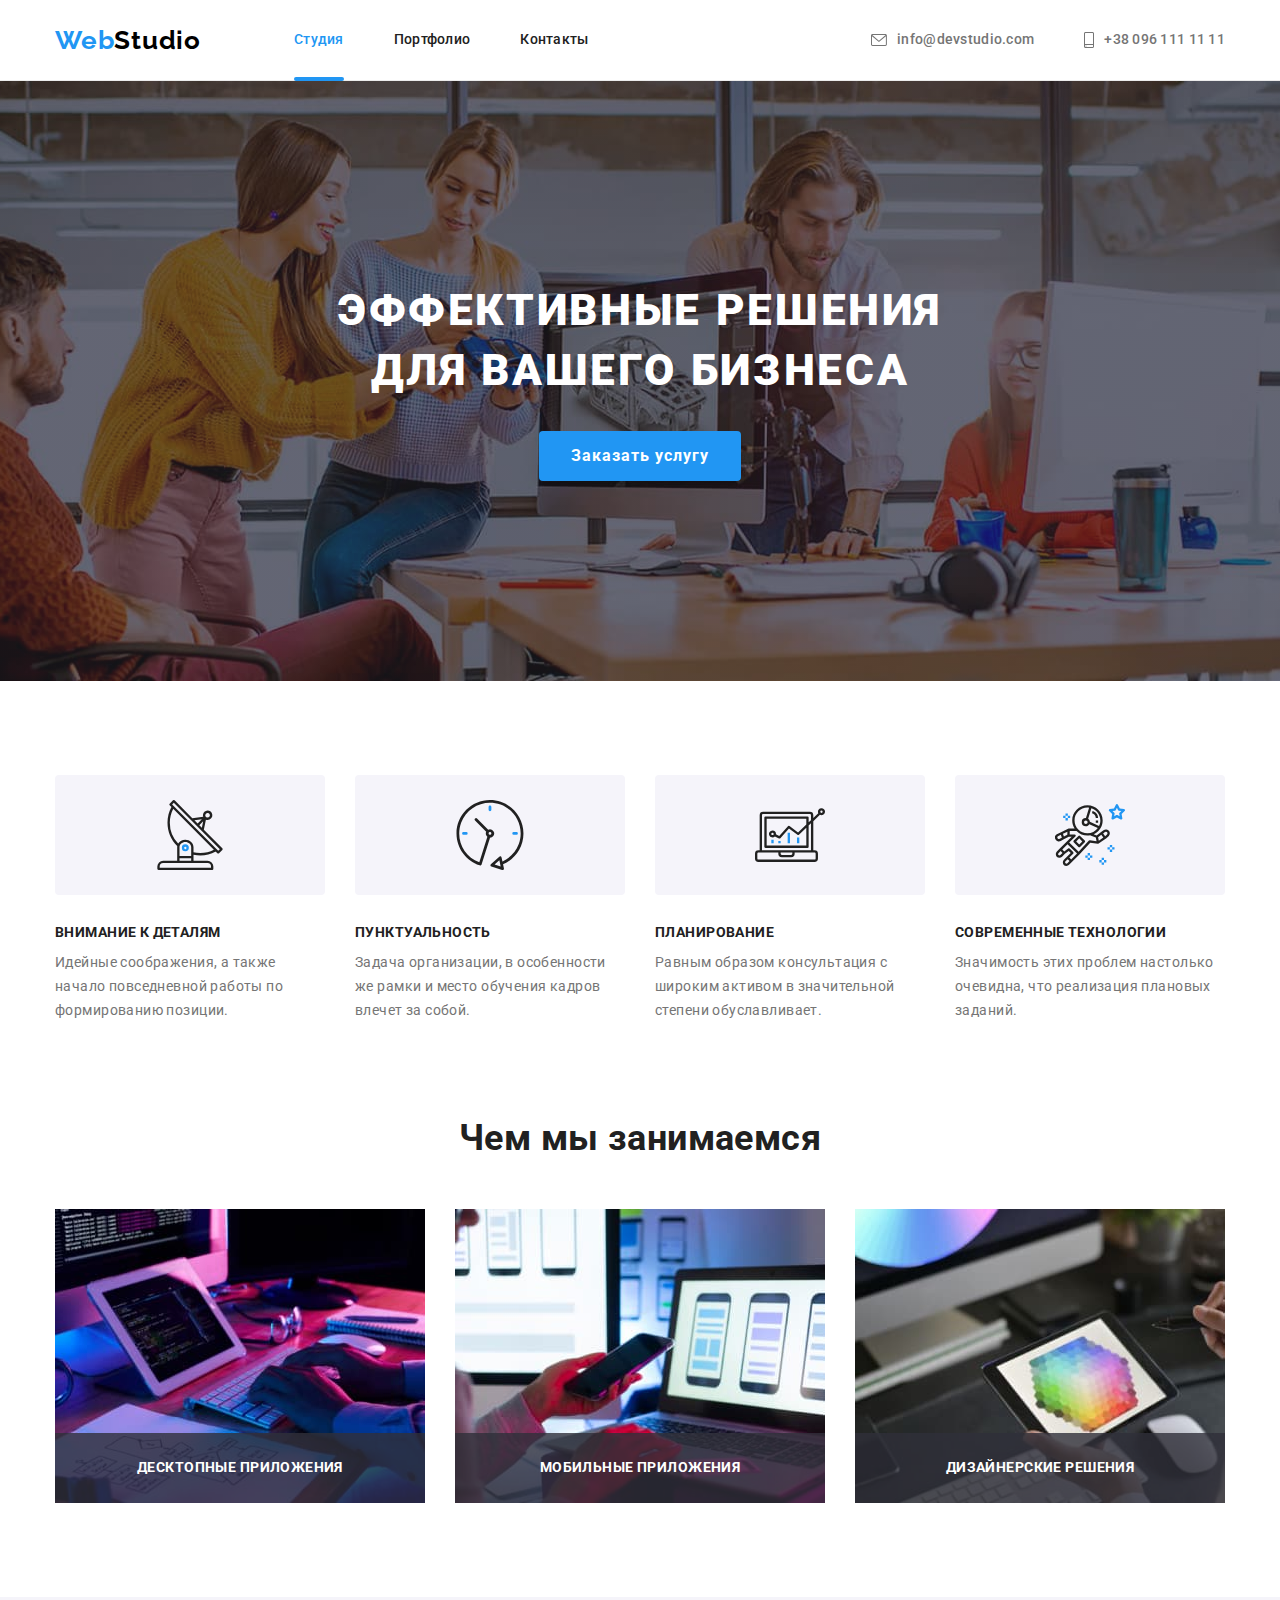
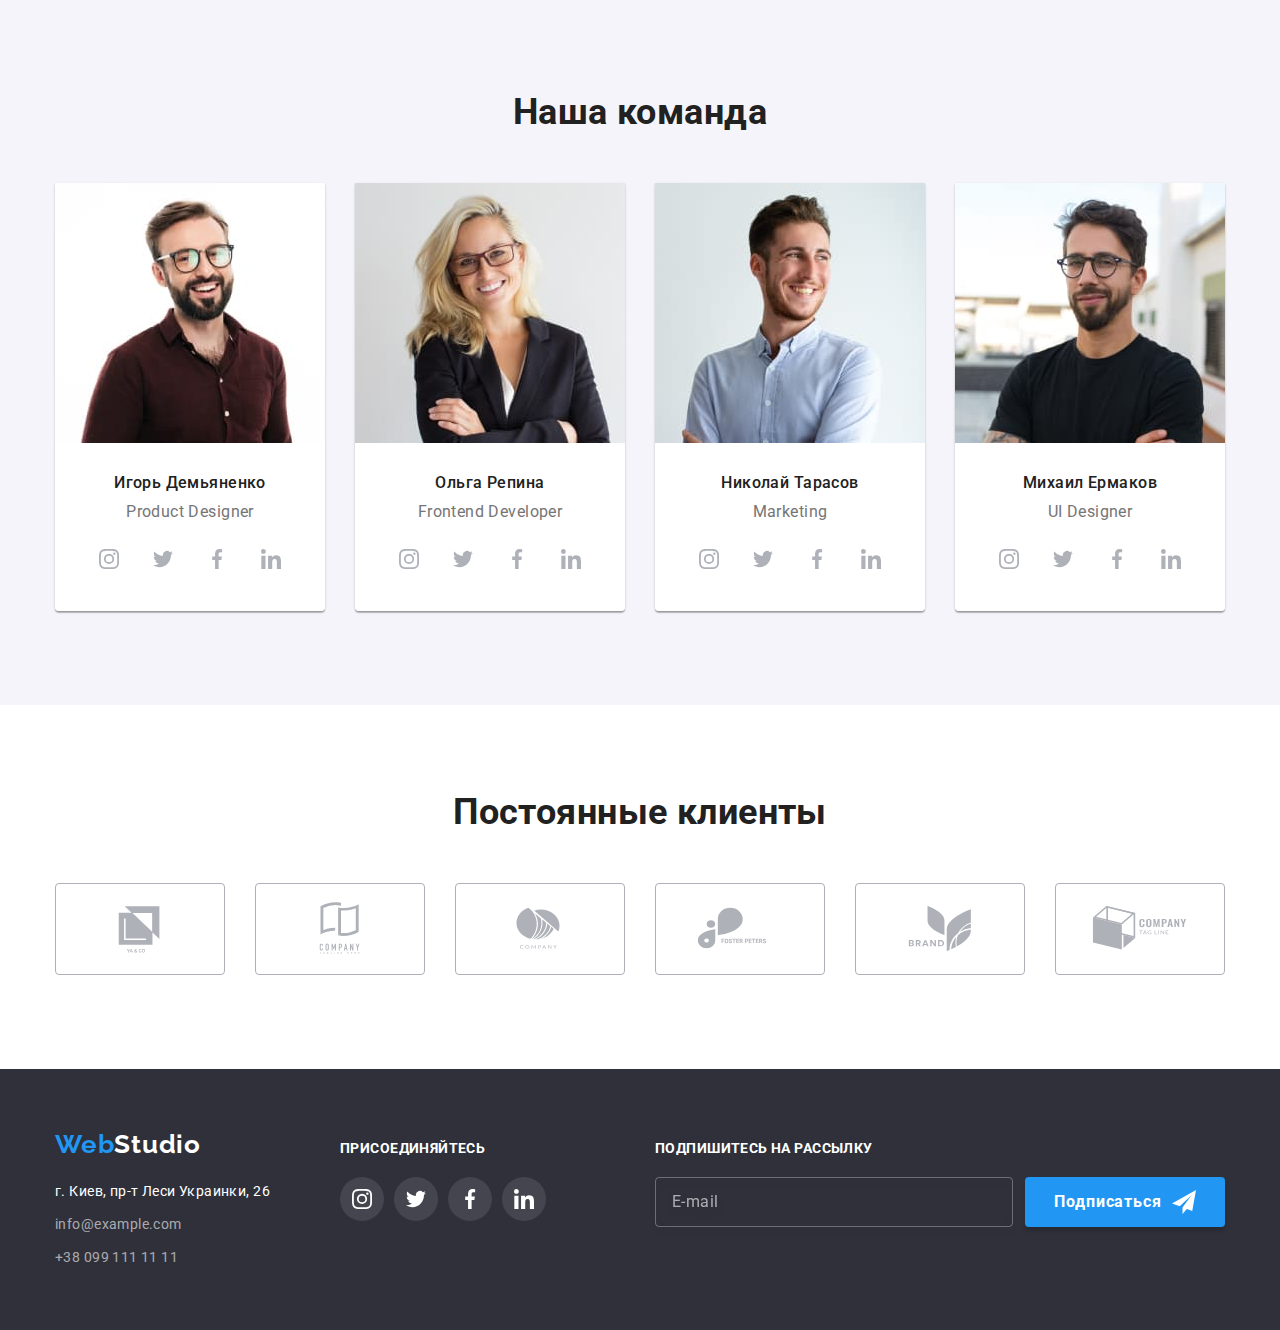
<file: index.html>
<!DOCTYPE html>
<html lang="ru">
<head>
    <meta charset="UTF-8">
    <meta http-equiv="X-UA-Compatible" content="IE=edge">
    <meta name="viewport" content="width=device-width, initial-scale=1.0" />
    <title>Document</title>
    <link rel="preconnect" href="https://fonts.googleapis.com">
    <link rel="preconnect" href="https://fonts.gstatic.com" crossorigin>
    <link href="https://fonts.googleapis.com/css2?family=Raleway:wght@700&family=Roboto:wght@400;500;700;900&display=swap"
        rel="stylesheet"> 
    <link rel="stylesheet" href="https://cdnjs.cloudflare.com/ajax/libs/modern-normalize/1.1.0/modern-normalize.min.css
"> 
    <link rel="stylesheet" href="./css/main.min.css"> 

</head>
<body>
<header class="page-header">
    <div class="conteiner main-nav">
    <a href="./index.html" class="logo"><span class="logo__web">Web</span>Studio</a>
   
    <button type="button" class="menu-button" data-menu-button>
        <svg width="40" height="40" aria-expanded="false" aria-controls="menu-conteiner" aria-label="Переключатель мобыльного меню" role="button">
            <use class="menu-button__icon menu-button__icon--menu" href="./images/symbol-defs.svg#icon-menu_40px"></use>
            <use class="menu-button__icon menu-button__icon--cross" href="./images/symbol-defs.svg#icon-close_40px"></use>
        </svg>
    </button>
    <div class="menu-conteiner" id="menu-conteiner" data-menu>
        <nav>
            <ul class="site-nav site-nav--mobile list">
                <li class="site-nav__item"><a href="./index.html" class="site-nav__link site-nav__link--current">Студия</a></li>
                <li class="site-nav__item"><a href="./portfolio.html" class="site-nav__link">Портфолио</a></li>
                <li class="site-nav__item"><a href="" class="site-nav__link">Контакты</a></li>
            </ul>
        </nav>
        <ul class="contacts contacts--mobile list">
            
            <li class="contacts__item contacts__item--mobile-phone"><a href="tel:+380961111111" class="contacts__link contacts__link--mobile-phone">
                    <svg class="contacts__icon--smartphone">
                        <use href="./images/symbol-defs.svg#icon-smartphone"></use>
                    </svg>
                    +38 096 111 11 11</a>
            </li>
            <li class="contacts__item contacts__item--mobile-mail">
                <a href="mailto:info@devstudio.com" class="contacts__link contacts__link--mobile-mail">
                    <svg class="contacts__icon--envelope">
                        <use href="./images/symbol-defs.svg#icon-envelope"></use>
                    </svg>
                    info@devstudio.com</a>
            </li>
        </ul>
        <ul class="social-site list">
            <li class="social-site__item"><a href="./index.html" class="social-site__link">Instagram</a></li>
            <li class="social-site__item"><a href="./portfolio.html" class="social-site__link">Twitter</a></li>
            <li class="social-site__item"><a href="" class="social-site__link">Facebook</a></li>
            <li class="social-site__item"><a href="" class="social-site__link">LinkedIn</a></li>
        </ul>
    </div>
   <!-- навігація для планшетів та компюторів -->
    <nav >
    <ul class="site-nav site-nav--main list">
        <li class="site-nav__item"><a href="./index.html" class="site-nav__link site-nav__link--current">Студия</a></li>
        <li class="site-nav__item"><a href="./portfolio.html" class="site-nav__link">Портфолио</a></li>
        <li class="site-nav__item"><a href="" class="site-nav__link">Контакты</a></li>
    </ul>
    </nav>
    <ul class="contacts contacts--main list">
        <li class="contacts__item contacts__item--envelope">    
            <a href="mailto:info@devstudio.com" class="contacts__link contacts__link--envelope">
                <svg class="contacts__icon--envelope">
                <use href="./images/symbol-defs.svg#icon-envelope"></use>
            </svg>
                info@devstudio.com</a>
        </li>
        <li class="contacts__item"><a href="tel:+380961111111" class="contacts__link contacts__link--smartphone">
            <svg class="contacts__icon--smartphone">
                <use href="./images/symbol-defs.svg#icon-smartphone"></use>
            </svg>
            +38 096 111 11 11</a>
        </li>
    </ul>
    </div>
</header> 
<main>
    <!-- Головна частина сайту -->
    <section class="main">
        <div class="main__conteiner conteiner">
        <h1 class="main__title">Эффективные решения <br /> для вашего бизнеса</h1>
        <button type="button" class="main__button" data-modal-open>Заказать услугу</button>
        </div>
        <div class="backdrop is-hidden" data-modal>
            <div class="modal">
                <button type="button" class="modal__button--close" data-modal-close>
                <svg class="modal__icon">
                    <use href="./images/symbol-defs.svg#icon-dagger"></use>
                </svg>
                </button>
                <p class="modal__title">Оставьте свои данные, мы вам перезвоним</p>
                <form class="form" autocomplete="off">
                    <label class="form__label">
                        <span class="form__text">Имя</span>
                        <input class="form__input" type="text" name="username" placeholder=" "/>
                        <span>
                            <svg class="form__icon">
                                <use href="./images/symbol-defs.svg#icon-person"></use>
                            </svg>
                        </span>
                    </label>
                    <label class="form__label">
                        <span class="form__text">Телефон</span>
                        <input class="form__input" type="tel" name="phone_number" placeholder=" " />
                        <span>
                            <svg class="form__icon">
                                <use href="./images/symbol-defs.svg#icon-phone"></use>
                            </svg>
                        </span>
                    </label>
                    <label class="form__label">
                        <span class="form__text">Почта</span>
                        <input class="form__input" type="email" name="email" placeholder=" " />
                        <span>
                            <svg class="form__icon">
                                <use href="./images/symbol-defs.svg#icon-email"></use>
                            </svg>
                        </span>
                    </label>
                    <label class="form__label form__label--coment">
                        <span class="form__text">Комментарий</span>
                        <textarea class="form__input form__input--coment" name="feedback" rows="7" placeholder="Введите текст"></textarea>
                    </label>
                    <label class="form__label form__label--checkbox">
                        <input class="form__input--checkbox visually-hidden" type="checkbox" name="agreement" value="agreement" />
            
                        <span class="form__text--checkbox">
                            Соглашаюсь с рассылкой и принимаю
                            <a class="form__link" href="">Условия договора</a>
                        </span>
                        <svg class="form__icon--choose">
                            <use href="./images/symbol-defs.svg#icon-choose"></use>
                        </svg>
                        
                        
                    </label>
                    <button class="form__button--send" type="submit">Отправить</button>
                    
                </form>
            </div>
        </div>
    </section>
    <!-- Особливості -->
    <section class="specifics section">
        <div class="conteiner specifics__conteiner">
        <h2 class="specifics__main-title title visually-hidden">Особенности</h2>
        <ul class="specifics__list list">
            <li class="specifics__item">
                <div class="specifics__card">
                <svg class="specifics__icon" >
                    <use href="./images/symbol-defs.svg#icon-antenna"></use>
                </svg>
                </div>
                <h3 class="specifics__title">Внимание к деталям</h3>
                <p class="specifics__text">Идейные соображения, а также начало повседневной работы по формированию позиции.</p>
            </li>
            <li class="specifics__item">
                <div class="specifics__card">
                    <svg class="specifics__icon">
                        <use href="./images/symbol-defs.svg#icon-clock"></use>
                    </svg>
                </div>
                <h3 class="specifics__title">Пунктуальность</h3>
                <p class="specifics__text">Задача организации, в особенности же рамки и место обучения кадров влечет за собой.</p>
            </li>
            <li class="specifics__item">
                <div class="specifics__card">
                    <svg class="specifics__icon">
                        <use href="./images/symbol-defs.svg#icon-diagram"></use>
                    </svg>
                </div>
                <h3 class="specifics__title">Планирование</h3>
                <p class="specifics__text">Равным образом консультация с широким активом в значительной степени обуславливает.</p>
            </li>
            <li class="specifics__item"> 
                <div class="specifics__card">
                    <svg class="specifics__icon">
                        <use href="./images/symbol-defs.svg#icon-astronaut"></use>
                    </svg>
                </div>
                <h3 class="specifics__title">Современные технологии</h3>
                <p class="specifics__text">Значимость этих проблем настолько очевидна, что реализация плановых заданий.</p>
            </li>
        </ul>
        </div>
    </section>
    <!-- Чим ми займаємося -->
    <section class="work section">
        <div class="conteiner">
        <h2 class="work__title title">Чем мы занимаемся</h2>
        <ul class="list work__list">
            <li class="work__item">
                <div class="work__card">
                    <img
                    srcset="./images/work1-370.jpg 1x, ./images/work1-740.jpg 2x"
                    src="./images/work1-370.jpg"
                    alt="Человек работает за компьютером"
                    width="370" 
                    />
                <div class="work__discription">
                    <p class="work__text">Десктопные приложения</p>
                </div>
                </div>
            </li>
            <li class="work__item">
                <div class="work__card">
                <img
                srcset="./images/work2-370.jpg 1x, ./images/work2-740.jpg 2x"
                src="./images/work2-370.jpg"
                alt="Человек работает с телефоном"
                width="370"
                />
                <div class="work__discription">
                    <p class="work__text">Мобильные приложения</p>
                </div>
                </div>
            </li>
            <li class="work__item">
                <div class="work__card">
                <img
                srcset="./images/work3-370.jpg 1x, ./images/work3-740.jpg 2x"
                src="./images/work3-370.jpg"
                alt="Человек работает за планшетом"
                width="370"
                />
                <div class="work__discription">
                    <p class="work__text">Дизайнерские решения</p>
                </div>
                </div>
            </li>
        </ul>
        </div>
    </section>
    <!-- Наша команда -->
    <section class="workers section">
        <div class="conteiner">
        <h2 class="workers__title title">Наша команда</h2>
        <ul class="list workers__list">
          <li class="workers__item">
                <div class="workers-card">
                <picture>
                    <source srcset="./images/worker1-270.jpg 1x, ./images/worker1-540.jpg 2x"
                    media="(min-width: 1200px)" />
                    <source srcset="./images/worker1-354.jpg 1x, ./images/worker1-708.jpg 2x"
                    media="(min-width: 768px)" />
                    <source srcset="./images/worker1-450.jpg 1x, ./images/worker1-900.jpg 2x"
                    media="(max-width: 768px)" />
                    <img src="./images/worker1-354.jpg" alt="Фотография Игоря" />
                </picture>
                <div class="workers-card__content">
                <h3 class="workers-card__title">Игорь Демьяненко</h3>
                <p lang="en" class="workers-card__text">Product Designer</p>
                <ul class="list social-networks">
                    <li class="social-networks__item">
                        <a href="" class="social-networks__link">
                            <svg class="social-networks__icon">
                                <use href="./images/symbol-defs.svg#icon-instagram"></use>
                            </svg>
                        </a>
                    </li>
                    <li class="social-networks__item">
                        <a href="" class="social-networks__link">
                            <svg class="social-networks__icon">
                                <use href="./images/symbol-defs.svg#icon-twitter"></use>
                            </svg>
                        </a>
                    </li>
                    <li class="social-networks__item">
                        <a href="" class="social-networks__link">
                            <svg class="social-networks__icon">
                                <use href="./images/symbol-defs.svg#icon-facebook"></use>
                            </svg>
                        </a>
                    </li>
                    <li class="social-networks__item">
                        <a href="" class="social-networks__link">
                            <svg class="social-networks__icon">
                                <use href="./images/symbol-defs.svg#icon-linkedin"></use>
                            </svg>
                        </a>
                    </li>
                </ul>

                </div>
                </div>
            </li>
            <li class="workers__item">
                <div class="workers-card">
                    <picture>
                        <source srcset="./images/worker2-270.jpg 1x, ./images/worker2-540.jpg 2x"
                        media="(min-width: 1200px)" />
                        <source srcset="./images/worker2-354.jpg 1x, ./images/worker2-708.jpg 2x"
                        media="(min-width: 768px)" />
                        <source srcset="./images/worker2-450.jpg 1x, ./images/worker2-900.jpg 2x"
                        media="(max-width: 768px)" />
                        <img src="./images/worker2-354.jpg" alt="Фотография Ольги" /> 
                    </picture>
                <div class="workers-card__content">
                <h3 class="workers-card__title">Ольга Репина</h3>
                <p lang="en" class="workers-card__text">Frontend Developer</p>
                <ul class="list social-networks">
                    <li class="social-networks__item">
                        <a href="" class="social-networks__link">
                            <svg class="social-networks__icon">
                                <use href="./images/symbol-defs.svg#icon-instagram"></use>
                            </svg>
                        </a>
                    </li>
                    <li class="social-networks__item">
                        <a href="" class="social-networks__link">
                            <svg class="social-networks__icon">
                                <use href="./images/symbol-defs.svg#icon-twitter"></use>
                            </svg>
                        </a>
                    </li>
                    <li class="social-networks__item">
                        <a href="" class="social-networks__link">
                            <svg class="social-networks__icon">
                                <use href="./images/symbol-defs.svg#icon-facebook"></use>
                            </svg>
                        </a>
                    </li>
                    <li class="social-networks__item">
                        <a href="" class="social-networks__link">
                            <svg class="social-networks__icon">
                                <use href="./images/symbol-defs.svg#icon-linkedin"></use>
                            </svg>
                        </a>
                    </li>
                </ul>
                </div>
                </div>
            </li>
            <li class="workers__item">
                <div class="workers-card">
                <picture>
                    <source srcset="./images/worker3-270.jpg 1x, ./images/worker3-540.jpg 2x"
                    media="(min-width: 1200px)" />
                    <source srcset="./images/worker3-354.jpg 1x, ./images/worker3-708.jpg 2x"
                    media="(min-width: 768px)" />
                    <source srcset="./images/worker3-450.jpg 1x, ./images/worker3-900.jpg 2x"
                    media="(max-width: 768px)" />
                    <img src="./images/worker3-354.jpg" alt="Фотография Николая" />
                </picture>
                <div class="workers-card__content">
                <h3 class="workers-card__title">Николай Тарасов</h3>
                <p lang="en" class="workers-card__text">Marketing</p>
                <ul class="list social-networks">
                    <li class="social-networks__item">
                        <a href="" class="social-networks__link">
                            <svg class="social-networks__icon">
                                <use href="./images/symbol-defs.svg#icon-instagram"></use>
                            </svg>
                        </a>
                    </li>
                    <li class="social-networks__item">
                        <a href="" class="social-networks__link">
                            <svg class="social-networks__icon">
                                <use href="./images/symbol-defs.svg#icon-twitter"></use>
                            </svg>
                        </a>
                    </li>
                    <li class="social-networks__item">
                        <a href="" class="social-networks__link">
                            <svg class="social-networks__icon">
                                <use href="./images/symbol-defs.svg#icon-facebook"></use>
                            </svg>
                        </a>
                    </li>
                    <li class="social-networks__item">
                        <a href="" class="social-networks__link">
                            <svg class="social-networks__icon">
                                <use href="./images/symbol-defs.svg#icon-linkedin"></use>
                            </svg>
                        </a>
                    </li>
                </ul>
                </div>
                </div>
            </li>
            <li class="workers__item">
                <div class="workers-card">
                <picture>
                    <source srcset="./images/worker4-270.jpg 1x, ./images/worker4-540.jpg 2x"
                    media="(min-width: 1200px)" />
                    <source srcset="./images/worker4-354.jpg 1x, ./images/worker4-708.jpg 2x"
                    media="(min-width: 768px)" />
                    <source srcset="./images/worker4-450.jpg 1x, ./images/worker4-900.jpg 2x"
                    media="(max-width: 768px)" />
                    <img src="./images/worker4-354.jpg" alt="Фотография Михаила" />
                </picture>
                <div class="workers-card__content">
                <h3 class="workers-card__title">Михаил Ермаков</h3>
                <p lang="en" class="workers-card__text">UI Designer</p>
                <ul class="list social-networks">
                    <li class="social-networks__item">
                        <a href="" class="social-networks__link">
                            <svg class="social-networks__icon">
                                <use href="./images/symbol-defs.svg#icon-instagram"></use>
                            </svg>
                        </a>
                    </li>
                    <li class="social-networks__item">
                        <a href="" class="social-networks__link">
                            <svg class="social-networks__icon">
                                <use href="./images/symbol-defs.svg#icon-twitter"></use>
                            </svg>
                        </a>
                    </li>
                    <li class="social-networks__item">
                        <a href="" class="social-networks__link">
                            <svg class="social-networks__icon">
                                <use href="./images/symbol-defs.svg#icon-facebook"></use>
                            </svg>
                        </a>
                    </li>
                    <li class="social-networks__item">
                        <a href="" class="social-networks__link">
                            <svg class="social-networks__icon">
                                <use href="./images/symbol-defs.svg#icon-linkedin"></use>
                            </svg>
                        </a>
                    </li>
                </ul>
                </div>
                </div>
            </li>
        </ul>
        </div>
    </section>
    <!-- Постійні клієнти -->
    <section class="clients section">
        <div class="conteiner clients__conteiner">
            <h2 class="title clients__title">Постоянные клиенты</h2>
            <ul class="list clients__list">
                <li class="clients__item">
                    <a href="" class="clients__link">
                        <svg class="clients__icon">
                            <use href="./images/symbol-defs.svg#icon-Logo6"></use>
                        </svg>
                    </a>
                </li>
                <li class="clients__item">
                    <a href="" class="clients__link">
                        <svg class="clients__icon">
                            <use href="./images/symbol-defs.svg#icon-Logo1"></use>
                        </svg>
                    </a>
                </li>
                <li class="clients__item">
                    <a href="" class="clients__link">
                        <svg class="clients__icon">
                            <use href="./images/symbol-defs.svg#icon-Logo2"></use>
                        </svg>
                    </a>
                </li>
                <li class="clients__item">
                    <a href="" class="clients__link">
                        <svg class="clients__icon">
                            <use href="./images/symbol-defs.svg#icon-Logo3"></use>
                        </svg>
                    </a>
                </li>
                <li class="clients__item">
                    <a href="" class="clients__link">
                        <svg class="clients__icon">
                            <use href="./images/symbol-defs.svg#icon-Logo4"></use>
                        </svg>
                    </a>
                </li>
                <li class="clients__item">
                    <a href="" class="clients__link">
                        <svg class="clients__icon">
                            <use href="./images/symbol-defs.svg#icon-Logo5"></use>
                        </svg>
                    </a>
                </li>
             
            </ul>

        </div>

    </section>
</main> 
<footer class="page-footer">
    <div class="conteiner page-footer__conteiner">
        <div class="page-footer--tablet">
        <div class="page-footer__adress">
            <a href="./index.html" class="logo footer"><span class="logo__web">Web</span>Studio</a>
            <address>
                <ul class="contacts-footer list">
                    <li class="contacts-footer__item"><a href=""
                            class="contacts-footer__link contacts-footer__link--place">г. Киев, пр-т Леси Украинки,
                            26</a></li>
                    <li class="contacts-footer__item"><a href="mailto:info@example.com"
                            class="contacts-footer__link">info@example.com</a></li>
                    <li class="contacts-footer__item"><a href="tel:+380991111111" class="contacts-footer__link">+38
                            099 111 11 11</a></li>
                </ul>
            </address>
        </div>
        <div class="site-footer">
            <p class="site-footer__title footer-title">присоединяйтесь</p>
            <ul class="list social-networks">
                <li class="social-networks__item">
                    <a href="" class="social-networks__link--footer">
                        <svg class="social-networks__icon--footer">
                            <use href="./images/symbol-defs.svg#icon-instagram"></use>
                        </svg>
                    </a>
                </li>
                <li class="social-networks__item">
                    <a href="" class="social-networks__link--footer">
                        <svg class="social-networks__icon--footer">
                            <use href="./images/symbol-defs.svg#icon-twitter"></use>
                        </svg>
                    </a>
                </li>
                <li class="social-networks__item">
                    <a href="" class="social-networks__link--footer">
                        <svg class="social-networks__icon--footer">
                            <use href="./images/symbol-defs.svg#icon-facebook"></use>
                        </svg>
                    </a>
                </li>
                <li class="social-networks__item">
                    <a href="" class="social-networks__link--footer">
                        <svg class="social-networks__icon--footer">
                            <use href="./images/symbol-defs.svg#icon-linkedin"></use>
                        </svg>
                    </a>
                </li>
            </ul>
            </div>
        </div>
        <div class="follow">
            <p class="follow__title footer-title">Подпишитесь на рассылку</p>
            <form class="follow__form" autocomplete="off">
                <label>
                    <input class="follow__input" type="email" name="email" placeholder="E-mail" />
                </label>
                <button class="follow__button" type="submit">
                    Подписаться
                    <svg class="follow__icon">
                        <use href="./images/symbol-defs.svg#icon-send"></use>
                    </svg>
                </button>
            </form>

        </div>
    </div>
</footer>
<script src="./js/modal.js"></script> 
<script src="./js/mobile-menu.js"></script> 


</body>
</html>
</file>
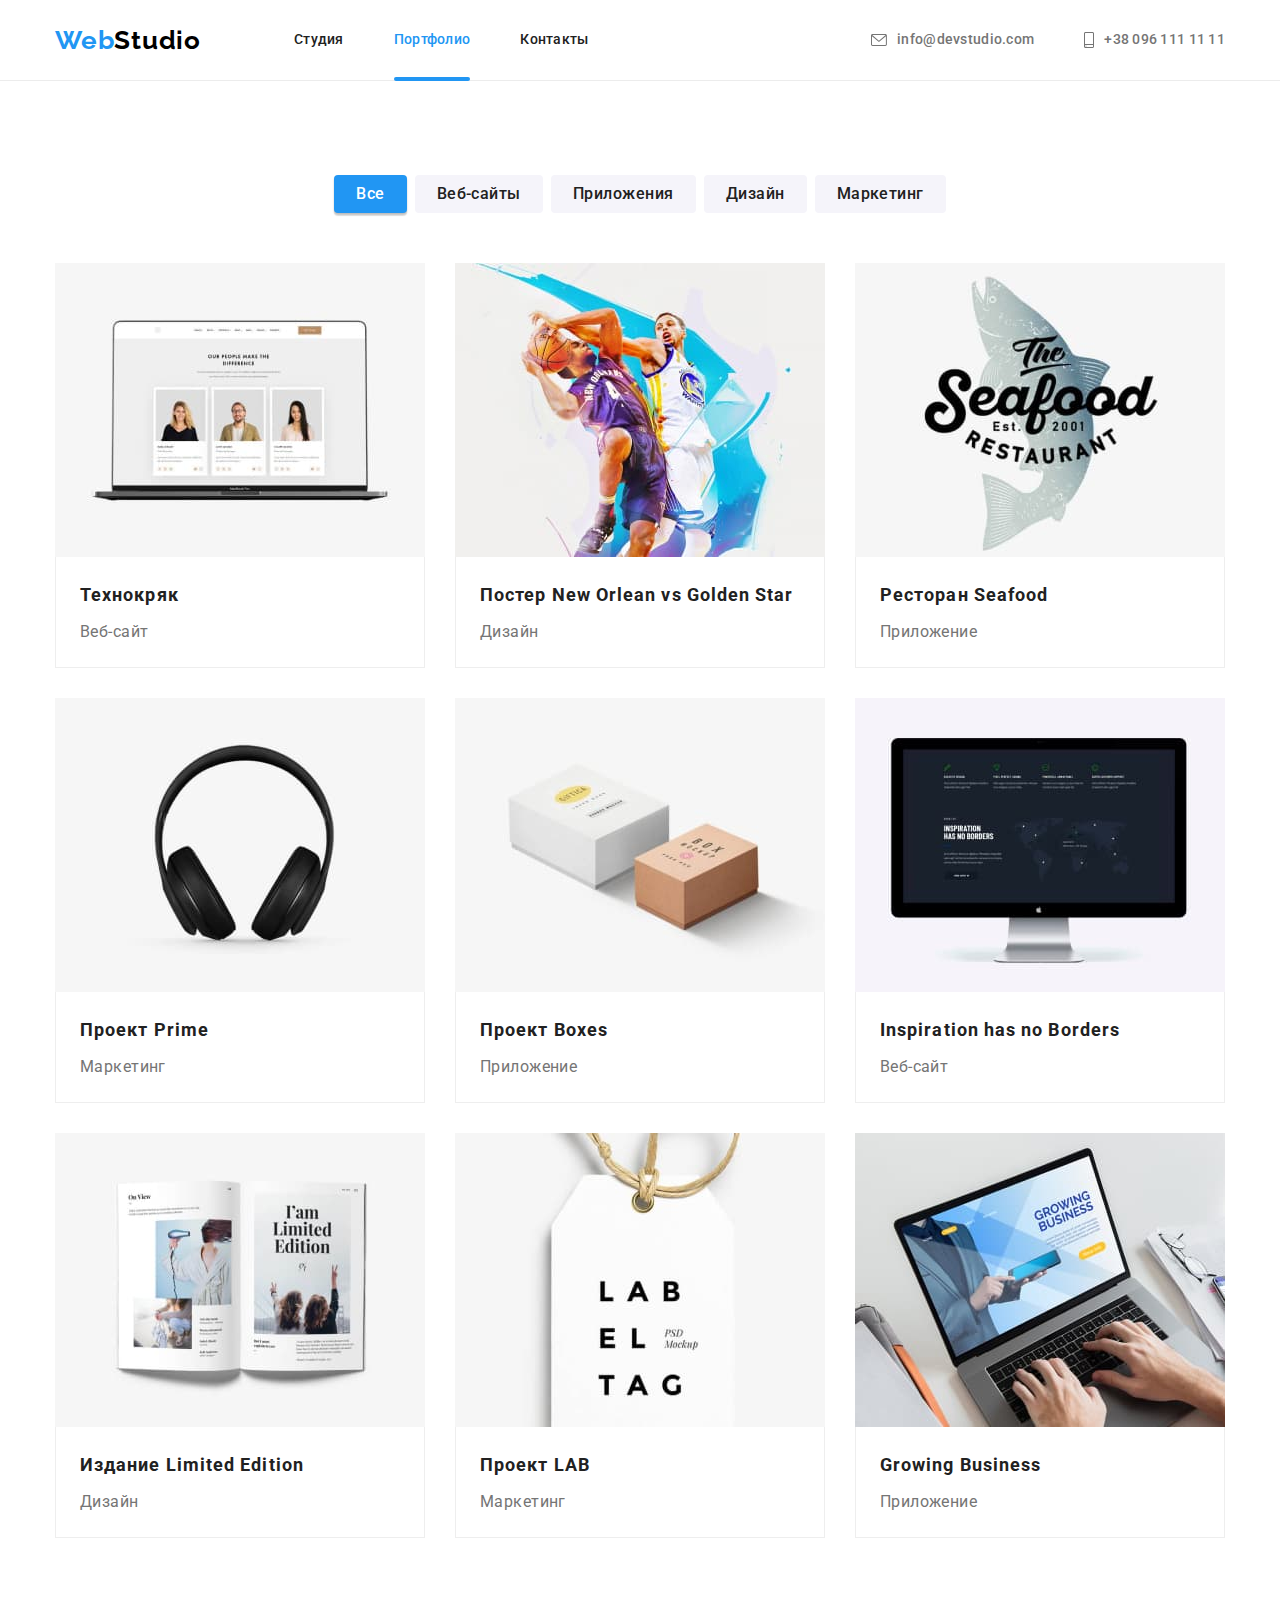
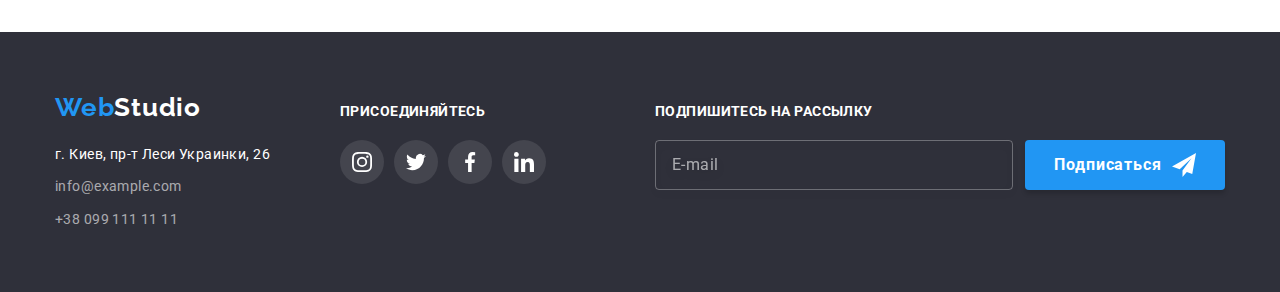
<file: portfolio.html>
<!DOCTYPE html>
<html lang="ru">
<head>
    <meta charset="UTF-8">
    <meta http-equiv="X-UA-Compatible" content="IE=edge">
    <meta name="viewport" content="width=device-width, initial-scale=1.0" />
    <title>Portfolio</title>
    <link rel="preconnect" href="https://fonts.googleapis.com">
    <link rel="preconnect" href="https://fonts.gstatic.com" crossorigin>
    <link href="https://fonts.googleapis.com/css2?family=Raleway:wght@700&family=Roboto:wght@400;500;700;900&display=swap"
        rel="stylesheet">
    <link rel="stylesheet" href="https://cdnjs.cloudflare.com/ajax/libs/modern-normalize/1.1.0/modern-normalize.min.css
    ">
    <link rel="stylesheet" href="./css/main.min.css">
</head>
<body>
<header class="page-header">
    <div class="conteiner main-nav">
        <a href="./index.html" class="logo"><span class="logo__web">Web</span>Studio</a>

<button type="button" class="menu-button" data-menu-button>
    <svg width="40" height="40" aria-expanded="false" aria-controls="menu-conteiner"
        aria-label="Переключатель мобыльного меню" role="button">
        <use class="menu-button__icon menu-button__icon--menu" href="./images/symbol-defs.svg#icon-menu_40px"></use>
        <use class="menu-button__icon menu-button__icon--cross" href="./images/symbol-defs.svg#icon-close_40px"></use>
    </svg>
</button>
<div class="menu-conteiner" id="menu-conteiner" data-menu>
    <nav>
        <ul class="site-nav site-nav--mobile list">
            <li class="site-nav__item"><a href="./index.html" class="site-nav__link">Студия</a>
            </li>
            <li class="site-nav__item"><a href="./portfolio.html" class="site-nav__link site-nav__link--current">Портфолио</a></li>
            <li class="site-nav__item"><a href="" class="site-nav__link">Контакты</a></li>
        </ul>
    </nav>
    <ul class="contacts contacts--mobile list">

        <li class="contacts__item contacts__item--mobile-phone"><a href="tel:+380961111111"
                class="contacts__link contacts__link--mobile-phone">
                <svg class="contacts__icon--smartphone">
                    <use href="./images/symbol-defs.svg#icon-smartphone"></use>
                </svg>
                +38 096 111 11 11</a>
        </li>
        <li class="contacts__item contacts__item--mobile-mail">
            <a href="mailto:info@devstudio.com" class="contacts__link contacts__link--mobile-mail">
                <svg class="contacts__icon--envelope">
                    <use href="./images/symbol-defs.svg#icon-envelope"></use>
                </svg>
                info@devstudio.com</a>
        </li>
    </ul>
    <ul class="social-site list">
        <li class="social-site__item"><a href="./index.html" class="social-site__link">Instagram</a></li>
        <li class="social-site__item"><a href="./portfolio.html" class="social-site__link">Twitter</a></li>
        <li class="social-site__item"><a href="" class="social-site__link">Facebook</a></li>
        <li class="social-site__item"><a href="" class="social-site__link">LinkedIn</a></li>
    </ul>
</div>
        <!-- навігація для планшетів та компюторів -->

        <nav>
            <ul class="site-nav site-nav--main list">
                <li class="site-nav__item"><a href="./index.html"
                        class="site-nav__link">Студия</a></li>
                <li class="site-nav__item"><a href="./portfolio.html" class="site-nav__link site-nav__link--current">Портфолио</a></li>
                <li class="site-nav__item"><a href="" class="site-nav__link">Контакты</a></li>
            </ul>
        </nav>
        <ul class="contacts contacts--main list">
            <li class="contacts__item contacts__item--envelope">
                <a href="mailto:info@devstudio.com" class="contacts__link">
                    <svg class="contacts__icon--envelope">
                        <use href="./images/symbol-defs.svg#icon-envelope"></use>
                    </svg>
                    info@devstudio.com</a>
            </li>
            <li class="contacts__item"><a href="tel:+380961111111" class="contacts__link">
                    <svg class="contacts__icon--smartphone">
                        <use href="./images/symbol-defs.svg#icon-smartphone"></use>
                    </svg>
                    +38 096 111 11 11</a>
            </li>
        </ul>
    </div>
</header>
<main>
    <section class="example-page section">
        <div class="conteiner">
        <h1 class="main-title visually-hidden">Примеры работ</h1>
        <ul class="filter list">
           <li class="filter__item"><button type="button" class="filter__button filter__button--current">Все</button></li> 
            <li class="filter__item"><button type="button" class="filter__button">Веб&#8209;сайты</button></li>
            <li class="filter__item"><button type="button" class="filter__button">Приложения</button></li>
            <li class="filter__item"><button type="button" class="filter__button">Дизайн</button></li>
            <li class="filter__item"><button type="button" class="filter__button">Маркетинг</button></li>
        </ul>
        <ul class="example list">
            <li class="example__item">
                 <a href="" class="example__link">
                    <div class="example-card">
                        <picture>
                           
                            <source srcset="./images/portfolio1-370.jpg 1x, ./images/portfolio1-740.jpg 2x"
                            media="(min-width: 1200px)" />
                            <source srcset="./images/portfolio1-354.jpg 1x, ./images/portfolio1-708.jpg 2x"
                            media="(min-width: 768px)" />
                            <source srcset="./images/portfolio1-450.jpg 1x, ./images/portfolio1-900.jpg 2x"
                            media="(max-width: 768px)" />
                            <img src="./images/portfolio1-354.jpg" alt="Фотография веб-сайта" />
                        </picture>
                        <div class="example-card__slide">
                            <p class="example-card__text-slide">Ресурс предлагает комплексные предложения с разным уровнем функционала и сервисов. Все это позволит посетителю получить
                            исчерпывающие сведения о компании или частном лице.</p>
                        </div>
                    </div>
                    <div class="example-description">
                         <h2 class="example-description__title">Технокряк</h2>
                         <p class="example-description__text">Веб-сайт</p>
                    </div>
                </a>
                
            </li>
            <li class="example__item">
                <a href="" class="example__link">
                    <div class="example-card">
                        <picture>
                            <source srcset="./images/portfolio2-370.jpg 1x, ./images/portfolio2-740.jpg 2x"
                            media="(min-width: 1200px)" />
                            <source srcset="./images/portfolio2-354.jpg 1x, ./images/portfolio2-708.jpg 2x"
                            media="(min-width: 768px)" />
                            <source srcset="./images/portfolio2-450.jpg 1x, ./images/portfolio2-900.jpg 2x"
                            media="(max-width: 768px)" />
                            <img src="./images/portfolio2-354.jpg" alt="Два баскетболиста" />
                        </picture>
                        <div class="example-card__slide">
                            <p class="example-card__text-slide">Ресурс предлагает комплексные предложения с разным уровнем функционала и
                                сервисов. Все это позволит посетителю получить
                                исчерпывающие сведения о компании или частном лице.</p>
                        </div>
                    </div>
                    <div class="example-description">
                        <h2 class="example-description__title">Постер <span lang="en">New Orlean vs Golden Star</span></h2>
                        <p class="example-description__text">Дизайн</p>
                    </div>
                </a>         
            </li>
            <li class="example__item">
                <a href="" class="example__link">
                    <div class="example-card">
                        <picture>
                            <source srcset="./images/portfolio3-370.jpg 1x, ./images/portfolio3-740.jpg 2x"
                            media="(min-width: 1200px)" />
                            <source srcset="./images/portfolio3-354.jpg 1x, ./images/portfolio3-708.jpg 2x"
                            media="(min-width: 768px)" />
                            <source srcset="./images/portfolio3-450.jpg 1x, ./images/portfolio3-900.jpg 2x"
                            media="(max-width: 768px)" />
                            <img src="./images/portfolio3-354.jpg" alt="Логотип ресторана" />
                        </picture>
                    <div class="example-card__slide">
                        <p class="example-card__text-slide">Ресурс предлагает комплексные предложения с разным уровнем функционала и сервисов. Все это позволит посетителю получить
                        исчерпывающие сведения о компании или частном лице.</p>
                    </div>
                    </div>
                    <div class="example-description">
                        <h2 class="example-description__title">Ресторан <span lang="en">Seafood</span></h2>
                        <p class="example-description__text">Приложение</p>
                    </div>
                </a>   
            </li>
            <li class="example__item">
                <a href="" class="example__link">
                    <div class="example-card">
                        <picture>
                            <source srcset="./images/portfolio4-370.jpg 1x, ./images/portfolio4-740.jpg 2x"
                            media="(min-width: 1200px)" />
                            <source srcset="./images/portfolio4-354.jpg 1x, ./images/portfolio4-708.jpg 2x"
                            media="(min-width: 768px)" />
                            <source srcset="./images/portfolio4-450.jpg 1x, ./images/portfolio4-900.jpg 2x"
                            media="(max-width: 768px)" />
                            <img src="./images/portfolio4-354.jpg" alt="Наушники" />
                        </picture>
                    <div class="example-card__slide">
                        <p class="example-card__text-slide">Ресурс предлагает комплексные предложения с разным уровнем функционала и сервисов. Все это позволит посетителю получить
                        исчерпывающие сведения о компании или частном лице.</p>
                    </div>
                    </div>
                    <div class="example-description">
                        <h2 class="example-description__title">Проект <span lang="en">Prime</span></h2>
                        <p class="example-description__text">Маркетинг</p>
                    </div>
                </a>
            </li>
            <li class="example__item">
                <a href="" class="example__link">
                    <div class="example-card">
                        <picture>
                            <source srcset="./images/portfolio5-370.jpg 1x, ./images/portfolio5-740.jpg 2x"
                            media="(min-width: 1200px)" />
                            <source srcset="./images/portfolio5-354.jpg 1x, ./images/portfolio5-708.jpg 2x"
                            media="(min-width: 768px)" />
                            <source srcset="./images/portfolio5-450.jpg 1x, ./images/portfolio5-900.jpg 2x"
                            media="(max-width: 768px)" />
                            <img src="./images/portfolio5-354.jpg" alt="Две коробки" />
                        </picture>
                    <div class="example-card__slide">
                        <p class="example-card__text-slide">Ресурс предлагает комплексные предложения с разным уровнем функционала и сервисов. Все это позволит посетителю получить
                        исчерпывающие сведения о компании или частном лице.</p>
                    </div>
                    </div>
                    <div class="example-description">
                        <h2 class="example-description__title">Проект <span lang="en">Boxes</span></h2>
                        <p class="example-description__text">Приложение</p>
                    </div>
                </a>
            </li>
            <li class="example__item">
                <a href="" class="example__link">
                    <div class="example-card">
                        <picture>
                            <source srcset="./images/portfolio6-370.jpg 1x, ./images/portfolio6-740.jpg 2x"
                            media="(min-width: 1200px)" />
                            <source srcset="./images/portfolio6-354.jpg 1x, ./images/portfolio6-708.jpg 2x"
                            media="(min-width: 768px)" />
                            <source srcset="./images/portfolio6-450.jpg 1x, ./images/portfolio6-900.jpg 2x"
                            media="(max-width: 768px)" />
                            <img src="./images/portfolio6-354.jpg" alt="Монитор" />
                        </picture>
                    <div class="example-card__slide">
                        <p class="example-card__text-slide">Ресурс предлагает комплексные предложения с разным уровнем функционала и сервисов. Все это позволит посетителю получить
                        исчерпывающие сведения о компании или частном лице.</p>
                    </div>
                    </div>
                    <div class="example-description">
                         <h2 lang="en" class="example-description__title">Inspiration has no Borders</h2>
                         <p class="example-description__text">Веб-сайт</p>
                    </div>
                </a> 
            </li>
            <li class="example__item">
                <a href="" class="example__link">
                    <div class="example-card">
                        <picture>
                            <source srcset="./images/portfolio7-370.jpg 1x, ./images/portfolio7-740.jpg 2x"
                            media="(min-width: 1200px)" />
                            <source srcset="./images/portfolio7-354.jpg 1x, ./images/portfolio7-708.jpg 2x"
                            media="(min-width: 768px)" />
                            <source srcset="./images/portfolio7-450.jpg 1x, ./images/portfolio7-900.jpg 2x"
                            media="(max-width: 768px)" />
                            <img src="./images/portfolio7-354.jpg" alt="Журнал" />
                        </picture>
                    <div class="example-card__slide">
                        <p class="example-card__text-slide">Ресурс предлагает комплексные предложения с разным уровнем функционала и сервисов. Все это позволит посетителю получить
                        исчерпывающие сведения о компании или частном лице.</p>
                    </div>
                    </div>
                    <div class="example-description">
                        <h2 class="example-description__title">Издание <span lang="en">Limited Edition</span></h2>
                        <p class="example-description__text">Дизайн</p>
                    </div>
                </a>
            </li>
            <li class="example__item">
                <a href="" class="example__link">
                    <div class="example-card">
                        <picture>
                            <source srcset="./images/portfolio8-370.jpg 1x, ./images/portfolio8-740.jpg 2x"
                            media="(min-width: 1200px)" />
                            <source srcset="./images/portfolio8-354.jpg 1x, ./images/portfolio8-708.jpg 2x"
                            media="(min-width: 768px)" />
                            <source srcset="./images/portfolio8-450.jpg 1x, ./images/portfolio8-900.jpg 2x"
                            media="(max-width: 768px)" />
                            <img src="./images/portfolio8-354.jpg" alt="Илюстрацыя бирки" />
                        </picture>
                    <div class="example-card__slide">
                        <p class="example-card__text-slide">Ресурс предлагает комплексные предложения с разным уровнем функционала и сервисов. Все это позволит посетителю получить
                        исчерпывающие сведения о компании или частном лице.</p>
                    </div>
                    </div>
                    <div class="example-description">
                        <h2 class="example-description__title">Проект <span lang="en">LAB</span></h2>
                        <p class="example-description__text">Маркетинг</p>
                </div>
            </a>   
            </li>
            <li class="example__item">
                <a href="" class="example__link">
                    <div class="example-card">
                        <picture>
                            <source srcset="./images/portfolio9-370.jpg 1x, ./images/portfolio9-740.jpg 2x"
                            media="(min-width: 1200px)" />
                            <source srcset="./images/portfolio9-354.jpg 1x, ./images/portfolio9-708.jpg 2x"
                            media="(min-width: 768px)" />
                            <source srcset="./images/portfolio9-450.jpg 1x, ./images/portfolio9-900.jpg 2x"
                            media="(max-width: 768px)" />
                            <img src="./images/portfolio9-354.jpg" alt="Ноутбук" />
                        </picture>
                    <div class="example-card__slide">
                        <p class="example-card__text-slide">Ресурс предлагает комплексные предложения с разным уровнем функционала и сервисов. Все это позволит посетителю получить
                        исчерпывающие сведения о компании или частном лице.</p>
                    </div>
                    </div>
                    <div class="example-description">
                        <h2 lang="en" class="example-description__title">Growing Business</h2>
                        <p class="example-description__text">Приложение</p>
                    </div>
                </a>   
            </li>
        </ul>
        </div>
    </section>
</main>
<footer class="page-footer">
    <div class="conteiner page-footer__conteiner">
        <div class="page-footer--tablet">
            <div class="page-footer__adress">
                <a href="./index.html" class="logo footer"><span class="logo__web">Web</span>Studio</a>
                <address>
                    <ul class="contacts-footer list">
                        <li class="contacts-footer__item"><a href=""
                                class="contacts-footer__link contacts-footer__link--place">г. Киев, пр-т Леси Украинки,
                                26</a></li>
                        <li class="contacts-footer__item"><a href="mailto:info@example.com"
                                class="contacts-footer__link">info@example.com</a></li>
                        <li class="contacts-footer__item"><a href="tel:+380991111111" class="contacts-footer__link">+38
                                099 111 11 11</a></li>
                    </ul>
                </address>
            </div>
            <div class="site-footer">
                <p class="site-footer__title footer-title">присоединяйтесь</p>
                <ul class="list social-networks">
                    <li class="social-networks__item">
                        <a href="" class="social-networks__link--footer">
                            <svg class="social-networks__icon--footer">
                                <use href="./images/symbol-defs.svg#icon-instagram"></use>
                            </svg>
                        </a>
                    </li>
                    <li class="social-networks__item">
                        <a href="" class="social-networks__link--footer">
                            <svg class="social-networks__icon--footer">
                                <use href="./images/symbol-defs.svg#icon-twitter"></use>
                            </svg>
                        </a>
                    </li>
                    <li class="social-networks__item">
                        <a href="" class="social-networks__link--footer">
                            <svg class="social-networks__icon--footer">
                                <use href="./images/symbol-defs.svg#icon-facebook"></use>
                            </svg>
                        </a>
                    </li>
                    <li class="social-networks__item">
                        <a href="" class="social-networks__link--footer">
                            <svg class="social-networks__icon--footer">
                                <use href="./images/symbol-defs.svg#icon-linkedin"></use>
                            </svg>
                        </a>
                    </li>
                </ul>
            </div>
        </div>
        <div class="follow">
            <p class="follow__title footer-title">Подпишитесь на рассылку</p>
            <form class="follow__form" autocomplete="off">
                <label>
                    <input class="follow__input" type="email" name="email" placeholder="E-mail" />
                </label>
                <button class="follow__button" type="submit">
                    Подписаться
                    <svg class="follow__icon">
                        <use href="./images/symbol-defs.svg#icon-send"></use>
                    </svg>
                </button>
            </form>

        </div>
    </div>
</footer>
<script src="./js/mobile-menu.js"></script>
</body>
</html>
</file>
<file: css/main.min.css>
.example,.filter,.contacts-footer,.clients__list,.social-networks,.workers__list,.work__list,.specifics__list,.social-site,.contacts,.site-nav{padding:0;margin:0;list-style:none}.main-title,.specifics__main-title,.form__input--checkbox{position:absolute;white-space:nowrap;width:1px;height:1px;overflow:hidden;border:0;padding:0;clip:rect(0 0 0 0);-webkit-clip-path:inset(50%);clip-path:inset(50%);margin:-1px}body{background-color:#fff;color:#757575;font-family:Roboto,sans-serif;font-size:14px;line-height:1.71;letter-spacing:.03em}body.modal-open{overflow:hidden}.conteiner{padding-left:15px;padding-right:15px;margin:0 auto}@media screen and (min-width: 480px){.conteiner{width:480px}}@media screen and (min-width: 768px){.conteiner{width:768px}}@media screen and (min-width: 1200px){.conteiner{width:1200px}}.section{padding-top:60px;padding-bottom:60px}@media screen and (min-width: 1200px){.section{padding-top:94px;padding-bottom:94px}}.title{margin-top:0;margin-bottom:30px;color:#212121;font-weight:bold;font-size:28px;line-height:1.17;text-align:center}@media screen and (min-width: 1200px){.title{margin-bottom:50px;font-size:36px}}img{display:block;max-width:100%;height:auto}.logo{color:#000;font-family:Raleway,sans-serif;font-weight:bold;letter-spacing:.03em;text-decoration:none;padding-top:26px;padding-bottom:26px;font-size:24px;line-height:1.17}@media screen and (min-width: 768px){.logo{padding-top:26px;padding-bottom:26px}}@media screen and (min-width: 1200px){.logo{padding-top:24px;padding-bottom:24px;font-size:26px;line-height:1.19}}.logo__web{color:#2196f3}.logo.footer{display:block;text-align:center;margin-bottom:20px;padding:0;color:#fff}@media screen and (min-width: 1200px){.logo.footer{text-align:start}}.main__button{border:0;border-radius:4px;padding:10px 32px;min-width:200px;margin-left:auto;margin-right:auto;background-color:#2196f3;color:#fff;font-family:Roboto,sans-serif;font-weight:bold;font-size:16px;line-height:1.88;display:-webkit-box;display:-ms-flexbox;display:flex;-webkit-box-align:center;-ms-flex-align:center;align-items:center;text-align:center;letter-spacing:.06em;-webkit-box-shadow:0px 4px 4px rgba(0,0,0,.15);box-shadow:0px 4px 4px rgba(0,0,0,.15);cursor:pointer;-webkit-transition:background-color 250ms cubic-bezier(0.4, 0, 0.2, 1);transition:background-color 250ms cubic-bezier(0.4, 0, 0.2, 1)}.main__button:hover,.main__button:focus{background-color:#188ce8}.follow__button{display:-webkit-inline-box;display:-ms-inline-flexbox;display:inline-flex;-webkit-box-pack:center;-ms-flex-pack:center;justify-content:center;-webkit-box-align:center;-ms-flex-align:center;align-items:center;width:200px;height:50px;background:#2196f3;border-radius:4px;-webkit-box-shadow:0px 4px 4px rgba(0,0,0,.15);box-shadow:0px 4px 4px rgba(0,0,0,.15);border:0;cursor:pointer;font-weight:bold;font-size:16px;line-height:1.88;text-align:center;letter-spacing:.06em;color:#fff;-webkit-transition:background-color 250ms cubic-bezier(0.4, 0, 0.2, 1);transition:background-color 250ms cubic-bezier(0.4, 0, 0.2, 1)}.follow__button:hover,.follow__button:focus{background-color:#188ce8}.filter__button{padding:6px 22px;color:#212121;background-color:#f5f4fa;font-family:Roboto,sans-serif;font-weight:500;font-size:16px;line-height:1.62;text-align:center;letter-spacing:.03em;cursor:pointer;border-radius:4px;border:0;-webkit-transition:color 250ms cubic-bezier(0.4, 0, 0.2, 1),background-color 250ms cubic-bezier(0.4, 0, 0.2, 1),-webkit-box-shadow 250ms cubic-bezier(0.4, 0, 0.2, 1);transition:color 250ms cubic-bezier(0.4, 0, 0.2, 1),background-color 250ms cubic-bezier(0.4, 0, 0.2, 1),-webkit-box-shadow 250ms cubic-bezier(0.4, 0, 0.2, 1);transition:color 250ms cubic-bezier(0.4, 0, 0.2, 1),background-color 250ms cubic-bezier(0.4, 0, 0.2, 1),box-shadow 250ms cubic-bezier(0.4, 0, 0.2, 1);transition:color 250ms cubic-bezier(0.4, 0, 0.2, 1),background-color 250ms cubic-bezier(0.4, 0, 0.2, 1),box-shadow 250ms cubic-bezier(0.4, 0, 0.2, 1),-webkit-box-shadow 250ms cubic-bezier(0.4, 0, 0.2, 1)}.filter__button:hover,.filter__button:focus,.filter__button--current{background-color:#2196f3;color:#fff;-webkit-box-shadow:0px 3px 1px rgba(0,0,0,.1),0px 1px 2px rgba(0,0,0,.08),0px 2px 2px rgba(0,0,0,.12);box-shadow:0px 3px 1px rgba(0,0,0,.1),0px 1px 2px rgba(0,0,0,.08),0px 2px 2px rgba(0,0,0,.12)}.page-header{border-bottom:1px solid #ececec;padding-bottom:0;position:relative}.main-nav{display:-webkit-box;display:-ms-flexbox;display:flex;-webkit-box-align:center;-ms-flex-align:center;align-items:center;-webkit-box-pack:justify;-ms-flex-pack:justify;justify-content:space-between}@media screen and (min-width: 768px){.main-nav{-webkit-box-pack:start;-ms-flex-pack:start;justify-content:flex-start;-webkit-box-align:center;-ms-flex-align:center;align-items:center}}.site-nav--main{display:none}@media screen and (min-width: 768px){.site-nav--main{display:-webkit-box;display:-ms-flexbox;display:flex;margin-left:88px}}@media screen and (min-width: 1200px){.site-nav--main{margin-left:93px}}.site-nav__item:not(:last-child){margin-bottom:32px}@media screen and (min-width: 768px){.site-nav__item:not(:last-child){margin-right:50px;margin-bottom:0}}.site-nav__link{font-family:Roboto,sans-serif;text-decoration:none;font-weight:500;font-size:40px;line-height:1.18;letter-spacing:.02em;color:#212121;-webkit-transition:color 250ms cubic-bezier(0.4, 0, 0.2, 1);transition:color 250ms cubic-bezier(0.4, 0, 0.2, 1)}@media screen and (min-width: 768px){.site-nav__link{position:relative;display:block;padding-top:32px;padding-bottom:32px;font-size:14px;line-height:1.14}}.site-nav__link--current{color:#2196f3}.site-nav__link--current::after{content:"";position:absolute;left:0;bottom:-1px;display:block;width:100%;height:4px;border-radius:2px;background-color:#2196f3}@media screen and (max-width: 768px){.site-nav__link--current::after{display:none}}@media screen and (min-width: 768px){.site-nav__link--current::after{display:block}}.contacts--main{display:none}@media screen and (min-width: 768px){.contacts--main{display:block;margin-left:auto}}@media screen and (min-width: 1200px){.contacts--main{display:-webkit-box;display:-ms-flexbox;display:flex;-webkit-box-align:center;-ms-flex-align:center;align-items:center}}@media screen and (min-width: 1200px){.contacts__item:not(:last-child){margin-right:50px}}.contacts__link{color:#757575;-webkit-transition:color 250ms cubic-bezier(0.4, 0, 0.2, 1);transition:color 250ms cubic-bezier(0.4, 0, 0.2, 1)}@media screen and (min-width: 768px){.contacts__link{display:-webkit-box;display:-ms-flexbox;display:flex;-webkit-box-pack:start;-ms-flex-pack:start;justify-content:flex-start;-webkit-box-align:center;-ms-flex-align:center;align-items:center}}@media screen and (min-width: 1200px){.contacts__link{padding:32px 0}}@media screen and (min-width: 768px){.contacts__link--envelope{padding-top:20px}}@media screen and (min-width: 1200px){.contacts__link--envelope{padding-top:32px}}@media screen and (min-width: 768px){.contacts__link--smartphone{padding-bottom:20px}}@media screen and (min-width: 1200px){.contacts__link--smartphone{padding-bottom:32px}}.contacts__icon--envelope{fill:currentColor;display:none}@media screen and (min-width: 768px){.contacts__icon--envelope{display:inline-block;margin-right:8px;width:14px;height:10px}}@media screen and (min-width: 1200px){.contacts__icon--envelope{display:block;width:16px;height:12px;margin-right:10px}}.contacts__icon--smartphone{fill:currentColor;display:none}@media screen and (min-width: 768px){.contacts__icon--smartphone{display:inline-block;margin-right:8px;width:10px;height:14px}}@media screen and (min-width: 1200px){.contacts__icon--smartphone{display:block;width:10px;height:16px;margin-right:10px}}@media screen and (min-width: 768px){.contacts__item--envelope{margin-bottom:10px}}@media screen and (min-width: 1200px){.contacts__item--envelope{margin-bottom:0}}.contacts--mobile{margin-top:auto}.contacts__item--mobile-phone{margin-bottom:32px}.contacts__link{font-family:Roboto,sans-serif;text-decoration:none;font-weight:500;letter-spacing:.02em}@media screen and (min-width: 768px){.contacts__link{font-size:12px;line-height:1.17}}@media screen and (min-width: 1200px){.contacts__link{font-size:14px;line-height:1.14}}.contacts__link--mobile-mail{font-size:24px;line-height:1.17}.contacts__link--mobile-phone{font-size:24px;line-height:1.17;color:#2196f3}@media screen and (min-width: 480px){.contacts__link--mobile-phone{font-size:34px}}.social-site{display:-webkit-box;display:-ms-flexbox;display:flex;-ms-flex-wrap:wrap;flex-wrap:wrap;-webkit-box-pack:start;-ms-flex-pack:start;justify-content:flex-start;font-weight:500;font-size:18px;line-height:1.22;letter-spacing:.02em;margin-top:64px}.social-site__link{text-decoration:none;color:#2196f3}.social-site__item:not(:last-child){padding-right:10px}.social-site__item:not(:first-child){padding-left:10px}.social-site__item:not(:last-child){display:inline-block;border-right:1px solid #757575}.site-nav__link:hover,.site-nav__link:focus,.contacts__link:hover,.contacts__link:focus{color:#2196f3}.social-site__link:hover,.social-site__link:focus{color:#188ce8}.main{margin-left:auto;margin-right:auto;background-color:#c4c4c4}@media screen and (max-width: 768px){.main{padding-top:118px;padding-bottom:118px;background-image:-webkit-gradient(linear, left top, right top, from(rgba(47, 48, 58, 0.4)), to(rgba(47, 48, 58, 0.4))),url("../images/header-mobile.jpg");background-image:linear-gradient(to right, rgba(47, 48, 58, 0.4), rgba(47, 48, 58, 0.4)),url("../images/header-mobile.jpg");background-repeat:no-repeat;background-position:center;background-size:cover}}@media screen and (max-width: 768px)and (min-device-pixel-ratio: 2),screen and (max-width: 768px)and (-webkit-min-device-pixel-ratio: 2),screen and (max-width: 768px)and (min-resolution: 192dpi),screen and (max-width: 768px)and (min-resolution: 2dppx){.main{background-image:-webkit-gradient(linear, left top, right top, from(rgba(47, 48, 58, 0.4)), to(rgba(47, 48, 58, 0.4))),url("../images/header-mobile2x.jpg");background-image:linear-gradient(to right, rgba(47, 48, 58, 0.4), rgba(47, 48, 58, 0.4)),url("../images/header-mobile2x.jpg")}}@media screen and (min-width: 768px){.main{padding-top:118px;padding-bottom:118px;background-image:-webkit-gradient(linear, left top, right top, from(rgba(47, 48, 58, 0.4)), to(rgba(47, 48, 58, 0.4))),url("../images/header-tablet.jpg");background-image:linear-gradient(to right, rgba(47, 48, 58, 0.4), rgba(47, 48, 58, 0.4)),url("../images/header-tablet.jpg");background-repeat:no-repeat;background-position:center;background-size:cover}}@media screen and (min-width: 768px)and (min-device-pixel-ratio: 2),screen and (min-width: 768px)and (-webkit-min-device-pixel-ratio: 2),screen and (min-width: 768px)and (min-resolution: 192dpi),screen and (min-width: 768px)and (min-resolution: 2dppx){.main{background-image:-webkit-gradient(linear, left top, right top, from(rgba(47, 48, 58, 0.4)), to(rgba(47, 48, 58, 0.4))),url("../images/header-tablet2x.jpg");background-image:linear-gradient(to right, rgba(47, 48, 58, 0.4), rgba(47, 48, 58, 0.4)),url("../images/header-tablet2x.jpg")}}@media screen and (min-width: 1200px){.main{padding-top:200px;padding-bottom:200px;background-image:-webkit-gradient(linear, left top, right top, from(rgba(47, 48, 58, 0.4)), to(rgba(47, 48, 58, 0.4))),url("../images/header.jpg");background-image:linear-gradient(to right, rgba(47, 48, 58, 0.4), rgba(47, 48, 58, 0.4)),url("../images/header.jpg");background-repeat:no-repeat;background-position:center;background-size:cover;max-width:1600px}}@media screen and (min-width: 1200px)and (min-device-pixel-ratio: 2),screen and (min-width: 1200px)and (-webkit-min-device-pixel-ratio: 2),screen and (min-width: 1200px)and (min-resolution: 192dpi),screen and (min-width: 1200px)and (min-resolution: 2dppx){.main{background-image:-webkit-gradient(linear, left top, right top, from(rgba(47, 48, 58, 0.4)), to(rgba(47, 48, 58, 0.4))),url("../images/header2x.jpg");background-image:linear-gradient(to right, rgba(47, 48, 58, 0.4), rgba(47, 48, 58, 0.4)),url("../images/header2x.jpg")}}.main__title{margin-top:0;margin-bottom:30px;color:#fff;font-weight:900;text-align:center;font-size:26px;line-height:1.61;letter-spacing:.06em;text-transform:uppercase}@media screen and (max-width: 479px){.main__title{font-size:20px;line-height:1.7}}@media screen and (min-width: 1200px){.main__title{font-size:44px;line-height:1.36}}.backdrop{position:fixed;top:0;left:0;width:100%;height:100%;z-index:6;background-color:rgba(0,0,0,.2);visibility:visible;opacity:1;pointer-events:initial;overflow-y:scroll;-webkit-transition:opacity 250ms cubic-bezier(0.4, 0, 0.2, 1),visibility 250ms cubic-bezier(0.4, 0, 0.2, 1);transition:opacity 250ms cubic-bezier(0.4, 0, 0.2, 1),visibility 250ms cubic-bezier(0.4, 0, 0.2, 1)}.backdrop.is-hidden{opacity:0;pointer-events:none;visibility:hidden}.backdrop.is-hidden>.modal{-webkit-transform:translate(-50%, -50%) scale(0.9);transform:translate(-50%, -50%) scale(0.9);opacity:0}.modal{position:absolute;top:50%;left:50%;padding:40px;width:96%;background-color:#fff;-webkit-box-shadow:0px 1px 3px rgba(0,0,0,.12),0px 1px 1px rgba(0,0,0,.14),0px 2px 1px rgba(0,0,0,.2);box-shadow:0px 1px 3px rgba(0,0,0,.12),0px 1px 1px rgba(0,0,0,.14),0px 2px 1px rgba(0,0,0,.2);border-radius:4px;-webkit-transform:translate(-50%, -50%) scale(1);transform:translate(-50%, -50%) scale(1);opacity:1;-webkit-transition:opaсity 250ms cubic-bezier(0.4, 0, 0.2, 1),-webkit-transform 250ms cubic-bezier(0.4, 0, 0.2, 1);transition:opaсity 250ms cubic-bezier(0.4, 0, 0.2, 1),-webkit-transform 250ms cubic-bezier(0.4, 0, 0.2, 1);transition:transform 250ms cubic-bezier(0.4, 0, 0.2, 1),opaсity 250ms cubic-bezier(0.4, 0, 0.2, 1);transition:transform 250ms cubic-bezier(0.4, 0, 0.2, 1),opaсity 250ms cubic-bezier(0.4, 0, 0.2, 1),-webkit-transform 250ms cubic-bezier(0.4, 0, 0.2, 1)}@media screen and (min-width: 480px){.modal{width:450px}}@media screen and (min-width: 1200px){.modal{width:528px}}.modal__button--close{display:-webkit-box;display:-ms-flexbox;display:flex;width:30px;height:30px;padding:0;-webkit-box-align:center;-ms-flex-align:center;align-items:center;-webkit-box-pack:center;-ms-flex-pack:center;justify-content:center;position:absolute;top:8px;right:8px;background-color:#fff;border-radius:50%;border:1px solid rgba(0,0,0,.1)}.modal__title{margin:0;margin-bottom:12px;font-weight:bold;font-size:20px;line-height:1.15;text-align:center;color:#212121}.modal__icon{width:11px;height:11px;-webkit-transition:fill 250ms cubic-bezier(0.4, 0, 0.2, 1);transition:fill 250ms cubic-bezier(0.4, 0, 0.2, 1)}.modal__button--close:hover .modal__icon,.modal__button--close:focus .modal__icon{fill:#2196f3}.form{display:-webkit-box;display:-ms-flexbox;display:flex;-webkit-box-orient:vertical;-webkit-box-direction:normal;-ms-flex-direction:column;flex-direction:column;-webkit-box-pack:center;-ms-flex-pack:center;justify-content:center;-webkit-box-align:center;-ms-flex-align:center;align-items:center}.form__text{display:block;margin-top:0;margin-bottom:4px;font-size:12px;line-height:1.17;letter-spacing:.01em}.form__text--checkbox{display:block;font-size:12px;line-height:1.71;text-align:center;padding-left:20px;margin:0}@media screen and (min-width: 1200px){.form__text--checkbox{font-size:14px}}.form__link{color:#2196f3;margin:0}.form__label{display:block;width:100%;position:relative;margin-bottom:10px}.form__label--coment{margin-bottom:20px}.form__label--checkbox{display:-webkit-box;display:-ms-flexbox;display:flex;margin-bottom:30px;-webkit-box-align:center;-ms-flex-align:center;align-items:center;-webkit-box-pack:center;-ms-flex-pack:center;justify-content:center}.form__input{display:block;width:100%;height:40px;padding:11px 42px;border:1px solid rgba(33,33,33,.2);-webkit-box-sizing:border-box;box-sizing:border-box;border-radius:4px;-webkit-transition:border-color 250ms cubic-bezier(0.4, 0, 0.2, 1);transition:border-color 250ms cubic-bezier(0.4, 0, 0.2, 1)}.form__label:focus-within .form__input,.form__label:hover .form__input{border-color:#2196f3}.form__icon{display:block;width:18px;height:18px;position:absolute;bottom:11px;left:12px;-webkit-transition:fill 250ms cubic-bezier(0.4, 0, 0.2, 1);transition:fill 250ms cubic-bezier(0.4, 0, 0.2, 1)}.form__label:focus-within .form__icon,.form__label:hover .form__icon{fill:#2196f3}.form__input--coment{display:block;width:100%;height:120px;padding:12px 16px;resize:none}.form__input--coment::-webkit-input-placeholder{font-family:Roboto,sans-serif;font-style:normal;font-weight:normal;font-size:12px;line-height:1.17;letter-spacing:.01em;color:rgba(117,117,117,.5)}.form__input--coment::-moz-placeholder{font-family:Roboto,sans-serif;font-style:normal;font-weight:normal;font-size:12px;line-height:1.17;letter-spacing:.01em;color:rgba(117,117,117,.5)}.form__input--coment:-ms-input-placeholder{font-family:Roboto,sans-serif;font-style:normal;font-weight:normal;font-size:12px;line-height:1.17;letter-spacing:.01em;color:rgba(117,117,117,.5)}.form__input--coment::-ms-input-placeholder{font-family:Roboto,sans-serif;font-style:normal;font-weight:normal;font-size:12px;line-height:1.17;letter-spacing:.01em;color:rgba(117,117,117,.5)}.form__input--coment::placeholder{font-family:Roboto,sans-serif;font-style:normal;font-weight:normal;font-size:12px;line-height:1.17;letter-spacing:.01em;color:rgba(117,117,117,.5)}.form__input--checkbox{position:relative;text-align:center}.form__icon--choose{position:absolute;top:10%;left:0%;width:16px;height:15px;background-color:#fff;fill:#fff;border-radius:4px;border:2px solid #212121;-webkit-transition:border-color 250ms cubic-bezier(0.4, 0, 0.2, 1);transition:border-color 250ms cubic-bezier(0.4, 0, 0.2, 1)}@media screen and (min-width: 1200px){.form__icon--choose{top:15%;left:2.5%}}.form__input--checkbox:checked~.form__icon--choose{background-color:#2196f3;border-color:#2196f3;background-origin:content-box}.form__label--checkbox:hover .form__icon--choose,.form__input--checkbox:focus~.form__icon--choose{border-color:#2196f3}.form__button--send{display:block;width:200px;height:50px;margin:0;background-color:#2196f3;-webkit-box-shadow:0px 4px 4px rgba(0,0,0,.15);box-shadow:0px 4px 4px rgba(0,0,0,.15);border:0;border-radius:4px;font-family:Roboto,sans-serif;font-weight:bold;font-size:16px;line-height:1.87;letter-spacing:.06em;color:#fff;-webkit-transition:background-color 250ms cubic-bezier(0.4, 0, 0.2, 1);transition:background-color 250ms cubic-bezier(0.4, 0, 0.2, 1)}.form__button--send:hover,.form__button--send:focus{background-color:#188ce8}@media screen and (min-width: 768px){.specifics__list{display:-webkit-box;display:-ms-flexbox;display:flex;-ms-flex-wrap:wrap;flex-wrap:wrap}}.specifics__card{display:-webkit-box;display:-ms-flexbox;display:flex;-webkit-box-align:center;-ms-flex-align:center;align-items:center;-webkit-box-pack:center;-ms-flex-pack:center;justify-content:center;height:120px;margin-bottom:30px;background:#f5f4fa;border-radius:4px}.specifics__icon{width:70px;height:70px}.specifics__title{margin-top:0;margin-bottom:10px;color:#212121;font-weight:bold;font-size:14px;line-height:1.14;text-transform:uppercase;text-align:center}@media screen and (min-width: 768px){.specifics__title{text-align:start}}.specifics__text{margin-top:0;margin-bottom:0}.specifics__item{margin-bottom:30px;width:100%}@media screen and (min-width: 768px){.specifics__item{width:calc((100% - 30px)/2)}}@media screen and (min-width: 1200px){.specifics__item{width:calc((100% - 90px)/4);margin-bottom:0}}@media screen and (min-width: 768px){.specifics__item:nth-child(2n+1){margin-right:30px}}@media screen and (min-width: 768px){.specifics__item:nth-last-child(-n+2){margin-bottom:0}}@media screen and (min-width: 1200px){.specifics__item:not(:last-child){margin-right:30px}}.specifics__item:last-child{margin-bottom:0}.work{padding-top:0;padding-bottom:94px}@media screen and (max-width: 1199px){.work{display:none}}@media screen and (min-width: 1200px){.work{display:block}}.work__list{display:-webkit-box;display:-ms-flexbox;display:flex;margin-top:50px}.work__item:not(:last-child){margin-right:30px}.work__card{position:relative}.work__text{margin:0;font-weight:bold;font-size:14px;line-height:1.14;text-align:center;letter-spacing:.03em;text-transform:uppercase;color:#fff}.work__discription{display:-webkit-box;display:-ms-flexbox;display:flex;position:absolute;left:0;bottom:0;width:370px;height:70px;background-color:rgba(47,48,58,.8);-webkit-box-pack:center;-ms-flex-pack:center;justify-content:center;-webkit-box-align:center;-ms-flex-align:center;align-items:center}.workers{background-color:#f5f4fa}@media screen and (min-width: 768px){.workers__list{display:-webkit-box;display:-ms-flexbox;display:flex;-ms-flex-wrap:wrap;flex-wrap:wrap}}.workers__item{margin-bottom:30px;width:100%}@media screen and (min-width: 768px){.workers__item{width:calc((100% - 30px)/2)}}@media screen and (min-width: 1200px){.workers__item{width:calc((100% - 90px)/4);margin-bottom:0}}.workers__item:last-child{margin-bottom:0}@media screen and (min-width: 768px){.workers__item:nth-child(2n+1){margin-right:30px}}@media screen and (min-width: 768px){.workers__item:nth-last-child(-n+2){margin-bottom:0}}@media screen and (min-width: 1200px){.workers__item:not(:last-child){margin-right:30px}}.workers-card{-webkit-box-shadow:0px 1px 3px rgba(0,0,0,.12),0px 1px 1px rgba(0,0,0,.14),0px 2px 1px rgba(0,0,0,.2);box-shadow:0px 1px 3px rgba(0,0,0,.12),0px 1px 1px rgba(0,0,0,.14),0px 2px 1px rgba(0,0,0,.2);border-radius:0px 0px 4px 4px;overflow:hidden}.workers-card__content{padding-top:30px;padding-bottom:24px;background-color:#fff}@media screen and (min-width: 768px){.workers-card__content{padding:30px 74px}}@media screen and (min-width: 1200px){.workers-card__content{padding:30px 32px}}.workers-card__title{margin-bottom:10px;margin-top:0;color:#212121;font-weight:500;font-size:16px;line-height:1.19;text-align:center}.workers-card__text{margin-top:0;margin-bottom:16px;font-size:16px;line-height:1.19;text-align:center}.social-networks{display:-webkit-box;display:-ms-flexbox;display:flex;-webkit-box-align:center;-ms-flex-align:center;align-items:center;-webkit-box-pack:center;-ms-flex-pack:center;justify-content:center}.social-networks__item:not(:last-child){margin-right:10px}.social-networks__icon,.social-networks__icon--footer{width:20px;height:20px;fill:currentColor}.social-networks__icon--footer{fill:#fff}.social-networks__link{display:-webkit-box;display:-ms-flexbox;display:flex;-webkit-box-align:center;-ms-flex-align:center;align-items:center;-webkit-box-pack:center;-ms-flex-pack:center;justify-content:center;width:44px;height:44px;border-radius:50%;color:#afb1b8;background-color:#fff;-webkit-transition:color 250ms cubic-bezier(0.4, 0, 0.2, 1),background-color 250ms cubic-bezier(0.4, 0, 0.2, 1);transition:color 250ms cubic-bezier(0.4, 0, 0.2, 1),background-color 250ms cubic-bezier(0.4, 0, 0.2, 1)}.social-networks__link:hover,.social-networks__link:focus{background-color:#2196f3;color:#fff}.social-networks__link--footer{display:-webkit-box;display:-ms-flexbox;display:flex;-webkit-box-align:center;-ms-flex-align:center;align-items:center;-webkit-box-pack:center;-ms-flex-pack:center;justify-content:center;width:44px;height:44px;border-radius:50%;background-color:rgba(255,255,255,.1);-webkit-transition:background-color 250ms cubic-bezier(0.4, 0, 0.2, 1);transition:background-color 250ms cubic-bezier(0.4, 0, 0.2, 1)}.social-networks__link--footer:hover,.social-networks__link--footer:focus{background-color:#2196f3}@media screen and (min-width: 1200px){.clients{padding-top:86px}}.clients__list{display:-webkit-box;display:-ms-flexbox;display:flex;-ms-flex-wrap:wrap;flex-wrap:wrap;-webkit-box-align:center;-ms-flex-align:center;align-items:center;-webkit-box-pack:center;-ms-flex-pack:center;justify-content:center}.clients__item{margin-bottom:30px}@media screen and (max-width: 768px){.clients__item{width:calc((100% - 30px)/2)}}@media screen and (min-width: 768px){.clients__item{width:calc((100% - 60px)/3);margin-right:30px}}@media screen and (min-width: 1200px){.clients__item{width:calc((100% - 150px)/6);margin-bottom:0}}.clients__icon{width:106px;height:60px;fill:currentColor}@media screen and (max-width: 768px){.clients__item:nth-child(2n+1){margin-right:30px}}@media screen and (max-width: 768px){.clients__item:nth-last-child(-n+2){margin-bottom:0}}@media screen and (min-width: 768px){.clients__item:nth-child(3n){margin-right:0}}@media screen and (min-width: 768px){.clients__item:nth-last-child(-n+3){margin-bottom:0}}@media screen and (min-width: 1200px){.clients__item:not(:last-child){margin-right:30px}}.clients__link{display:-webkit-box;display:-ms-flexbox;display:flex;-webkit-box-align:center;-ms-flex-align:center;align-items:center;-webkit-box-pack:center;-ms-flex-pack:center;justify-content:center;height:92px;color:#afb1b8;border:1px solid #afb1b8;border-radius:4px;-webkit-transition:color 250ms cubic-bezier(0.4, 0, 0.2, 1),boder-color 250ms cubic-bezier(0.4, 0, 0.2, 1);transition:color 250ms cubic-bezier(0.4, 0, 0.2, 1),boder-color 250ms cubic-bezier(0.4, 0, 0.2, 1)}.clients__link:hover,.clients__link:focus{border-color:#2196f3;color:#2196f3}.page-footer{background-color:#2f303a;padding-top:60px;padding-bottom:60px}.page-footer__conteiner{display:block}@media screen and (min-width: 1200px){.page-footer__conteiner{display:-webkit-box;display:-ms-flexbox;display:flex;-webkit-box-align:baseline;-ms-flex-align:baseline;align-items:baseline}}.page-footer--tablet{margin-bottom:60px}@media screen and (min-width: 768px){.page-footer--tablet{display:-webkit-box;display:-ms-flexbox;display:flex;-webkit-box-align:baseline;-ms-flex-align:baseline;align-items:baseline;-webkit-box-pack:start;-ms-flex-pack:start;justify-content:start;padding:0 60px}}@media screen and (min-width: 1200px){.page-footer--tablet{display:-webkit-box;display:-ms-flexbox;display:flex;-webkit-box-align:baseline;-ms-flex-align:baseline;align-items:baseline;-webkit-box-pack:justify;-ms-flex-pack:justify;justify-content:space-between;padding:0;margin-bottom:0}}.page-footer__adress{margin-bottom:60px}@media screen and (min-width: 768px){.page-footer__adress{margin-bottom:0}}.contacts-footer{display:-webkit-box;display:-ms-flexbox;display:flex;-webkit-box-orient:vertical;-webkit-box-direction:normal;-ms-flex-direction:column;flex-direction:column;-webkit-box-align:center;-ms-flex-align:center;align-items:center}@media screen and (min-width: 768px){.contacts-footer{margin-bottom:0}}@media screen and (min-width: 1200px){.contacts-footer{-webkit-box-align:start;-ms-flex-align:start;align-items:flex-start;margin-bottom:0}}.contacts-footer__item:not(:last-child){margin-bottom:9px}.contacts-footer__link{color:rgba(255,255,255,.6);font-style:normal;font-size:14px;line-height:1.71;letter-spacing:.03em;text-decoration:none;-webkit-transition:color 250ms cubic-bezier(0.4, 0, 0.2, 1);transition:color 250ms cubic-bezier(0.4, 0, 0.2, 1)}.contacts-footer__link:hover,.contacts-footer__link:focus{color:#2196f3}.contacts-footer__link--place{color:#fff;text-decoration:none}.site-footer{text-align:center}@media screen and (min-width: 768px){.site-footer{margin-bottom:0;margin-left:auto}}@media screen and (min-width: 1200px){.site-footer{text-align:start;margin-left:70px;margin-bottom:0}}.footer-title{font-size:14px;font-weight:bold;line-height:1.14;text-transform:uppercase;color:#fff;margin-top:0;margin-bottom:20px}.follow{text-align:center}@media screen and (min-width: 1200px){.follow{text-align:start;margin-left:auto}}@media screen and (min-width: 768px){.follow__form{display:-webkit-box;display:-ms-flexbox;display:flex;-webkit-box-orient:vertical;-webkit-box-direction:normal;-ms-flex-direction:column;flex-direction:column;-webkit-box-align:center;-ms-flex-align:center;align-items:center}}@media screen and (min-width: 1200px){.follow__form{-webkit-box-orient:horizontal;-webkit-box-direction:normal;-ms-flex-direction:row;flex-direction:row;-webkit-box-align:baseline;-ms-flex-align:baseline;align-items:baseline}}.follow__icon{width:24px;height:24px;margin-left:10px}.follow__input{width:100%;height:50px;padding:15px 16px;margin-bottom:20px;background-color:transparent;color:#fff;border:1px solid rgba(255,255,255,.3);-webkit-filter:drop-shadow(0px 4px 4px rgba(0, 0, 0, 0.15));filter:drop-shadow(0px 4px 4px rgba(0, 0, 0, 0.15));border-radius:4px}@media screen and (min-width: 480px){.follow__input{width:450px}}@media screen and (min-width: 1200px){.follow__input{width:358px;margin-bottom:0;margin-right:12px}}.follow__input::-webkit-input-placeholder{font-family:Roboto,sans-serif;font-size:16px;line-height:1.25;letter-spacing:.03em;color:rgba(255,255,255,.6)}.follow__input::-moz-placeholder{font-family:Roboto,sans-serif;font-size:16px;line-height:1.25;letter-spacing:.03em;color:rgba(255,255,255,.6)}.follow__input:-ms-input-placeholder{font-family:Roboto,sans-serif;font-size:16px;line-height:1.25;letter-spacing:.03em;color:rgba(255,255,255,.6)}.follow__input::-ms-input-placeholder{font-family:Roboto,sans-serif;font-size:16px;line-height:1.25;letter-spacing:.03em;color:rgba(255,255,255,.6)}.follow__input::placeholder{font-family:Roboto,sans-serif;font-size:16px;line-height:1.25;letter-spacing:.03em;color:rgba(255,255,255,.6)}.filter{display:-webkit-box;display:-ms-flexbox;display:flex;-ms-flex-wrap:wrap;flex-wrap:wrap;-webkit-box-pack:start;-ms-flex-pack:start;justify-content:flex-start;margin-bottom:40px}@media screen and (min-width: 768px){.filter{-webkit-box-pack:center;-ms-flex-pack:center;justify-content:center;margin-bottom:50px}}.filter__item{max-width:-webkit-max-content;max-width:-moz-max-content;max-width:max-content;-ms-flex-preferred-size:calc((100% - 16px)/3);flex-basis:calc((100% - 16px)/3);margin-right:8px}.filter__item:last-child{margin-right:0}.filter__item:nth-child(-n+3){margin-bottom:15px}@media screen and (min-width: 768px){.filter__item{-ms-flex-preferred-size:content;flex-basis:content}.filter__item:nth-child(-n+3){margin-bottom:0}.filter__item:not(:last-child){margin-right:8px}}.example{display:-webkit-box;display:-ms-flexbox;display:flex;-ms-flex-wrap:wrap;flex-wrap:wrap;-webkit-box-pack:center;-ms-flex-pack:center;justify-content:center}@media screen and (min-width: 768px){.example{-webkit-box-pack:start;-ms-flex-pack:start;justify-content:flex-start}}.example__item{margin-bottom:30px}.example__item:last-child{margin-bottom:0}@media screen and (min-width: 768px){.example__item{-ms-flex-preferred-size:calc((100% - 30px)/2);flex-basis:calc((100% - 30px)/2);margin-right:30px}}@media screen and (min-width: 768px){.example__item:nth-child(2n){margin-right:0}.example__item:last-child{margin-bottom:0}}@media screen and (min-width: 1200px){.example__item{-ms-flex-preferred-size:calc((100% - 60px)/3);flex-basis:calc((100% - 60px)/3)}.example__item:nth-child(2n){margin-right:30px}.example__item:nth-child(3n){margin-right:0}.example__item:nth-last-child(-n+3){margin-bottom:0}}.example-card{position:relative;overflow:hidden}.example-card__text-slide{margin:0;font-size:18px;line-height:1.56;color:#fff}.example__link{display:-webkit-box;display:-ms-flexbox;display:flex;-webkit-box-orient:vertical;-webkit-box-direction:normal;-ms-flex-direction:column;flex-direction:column;height:100%;text-decoration:none;overflow:hidden;-webkit-transition:-webkit-box-shadow 250ms cubic-bezier(0.4, 0, 0.2, 1);transition:-webkit-box-shadow 250ms cubic-bezier(0.4, 0, 0.2, 1);transition:box-shadow 250ms cubic-bezier(0.4, 0, 0.2, 1);transition:box-shadow 250ms cubic-bezier(0.4, 0, 0.2, 1), -webkit-box-shadow 250ms cubic-bezier(0.4, 0, 0.2, 1)}.example__link:hover,.example__link:focus{-webkit-box-shadow:0px 1px 1px rgba(0,0,0,.12),0px 4px 4px rgba(0,0,0,.06),1px 4px 6px rgba(0,0,0,.16);box-shadow:0px 1px 1px rgba(0,0,0,.12),0px 4px 4px rgba(0,0,0,.06),1px 4px 6px rgba(0,0,0,.16)}.example-description{display:-webkit-box;display:-ms-flexbox;display:flex;-webkit-box-orient:vertical;-webkit-box-direction:normal;-ms-flex-direction:column;flex-direction:column;-webkit-box-flex:1;-ms-flex-positive:1;flex-grow:1;background-color:#fff;padding:20px 24px;border-bottom:1px solid #eee;border-left:1px solid #eee;border-right:1px solid #eee}.example-description__text{margin-top:0;margin-bottom:0;font-size:16px;line-height:1.87;color:#757575}.example-description__title{margin-top:0;margin-bottom:4px;color:#212121;font-weight:700;font-size:18px;line-height:2;letter-spacing:.06em}.example-card__slide{display:-webkit-box;display:-ms-flexbox;display:flex;-webkit-box-align:center;-ms-flex-align:center;align-items:center;-webkit-box-pack:center;-ms-flex-pack:center;justify-content:center;position:absolute;top:0px;left:0;height:100%;padding:0px 24px;overflow-y:scroll;background-color:rgba(33,150,243,.9);-webkit-transform:translateY(101%);transform:translateY(101%);-webkit-transition:-webkit-transform 250ms cubic-bezier(0.4, 0, 0.2, 1);transition:-webkit-transform 250ms cubic-bezier(0.4, 0, 0.2, 1);transition:transform 250ms cubic-bezier(0.4, 0, 0.2, 1);transition:transform 250ms cubic-bezier(0.4, 0, 0.2, 1), -webkit-transform 250ms cubic-bezier(0.4, 0, 0.2, 1)}@media screen and (max-width: 370px){.example-card__slide{-webkit-box-align:start;-ms-flex-align:start;align-items:flex-start;padding:10px 24px}}.example__link:hover .example-card__slide,.example__link:focus .example-card__slide{-webkit-transform:translateY(0%);transform:translateY(0%)}.menu-button{display:-webkit-inline-box;display:-ms-inline-flexbox;display:inline-flex;margin:0;margin-left:auto;padding:0;border:0;background-color:transparent;z-index:5}.menu-button.is-open{position:fixed;top:3%;right:10%}@media screen and (min-width: 768px){.menu-button{display:none}}.menu-button__icon{-webkit-transition:fill 250ms cubic-bezier(0.4, 0, 0.2, 1);transition:fill 250ms cubic-bezier(0.4, 0, 0.2, 1)}.menu-button:hover .menu-button__icon,.menu-button:focus .menu-button__icon{fill:#2196f3}.menu-button__icon--cross{display:none}.menu-button.is-open .menu-button__icon--cross{display:block}.menu-button.is-open .menu-button__icon--menu{display:none}.menu-conteiner{display:-webkit-box;display:-ms-flexbox;display:flex;-webkit-box-orient:vertical;-webkit-box-direction:normal;-ms-flex-direction:column;flex-direction:column;-webkit-box-pack:justify;-ms-flex-pack:justify;justify-content:space-between;z-index:2;position:fixed;top:0%;left:0;width:100%;height:100%;background-color:#fff;-webkit-box-shadow:0px 1px 3px rgba(0,0,0,.12),0px 1px 1px rgba(0,0,0,.14),0px 2px 1px rgba(0,0,0,.2);box-shadow:0px 1px 3px rgba(0,0,0,.12),0px 1px 1px rgba(0,0,0,.14),0px 2px 1px rgba(0,0,0,.2);border-radius:4px;padding:48px 40px;visibility:hidden;opacity:0;-webkit-transition:opacity 250ms cubic-bezier(0.4, 0, 0.2, 1),visibility 250ms cubic-bezier(0.4, 0, 0.2, 1);transition:opacity 250ms cubic-bezier(0.4, 0, 0.2, 1),visibility 250ms cubic-bezier(0.4, 0, 0.2, 1)}.menu-conteiner.is-open{visibility:visible;opacity:1}@media screen and (min-width: 768px){.menu-conteiner{display:none}}/*# sourceMappingURL=main.min.css.map */
</file>
